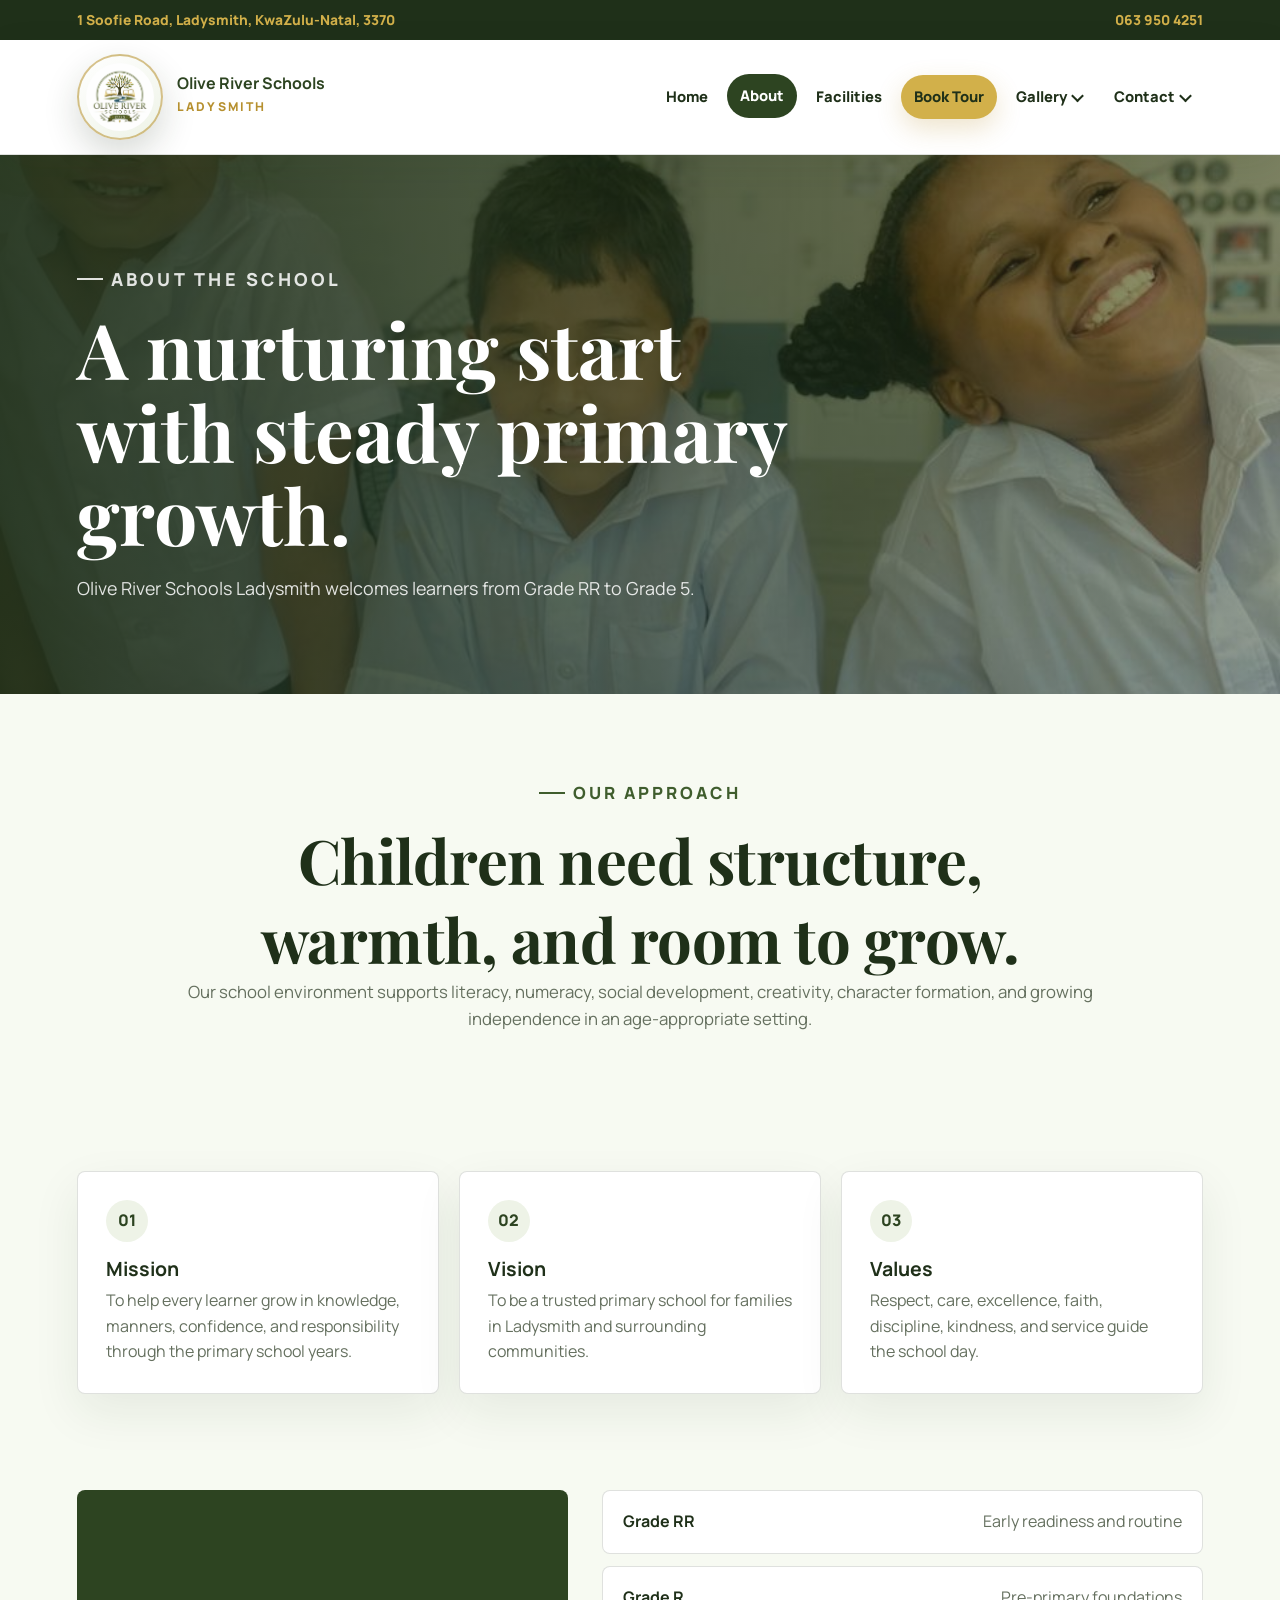
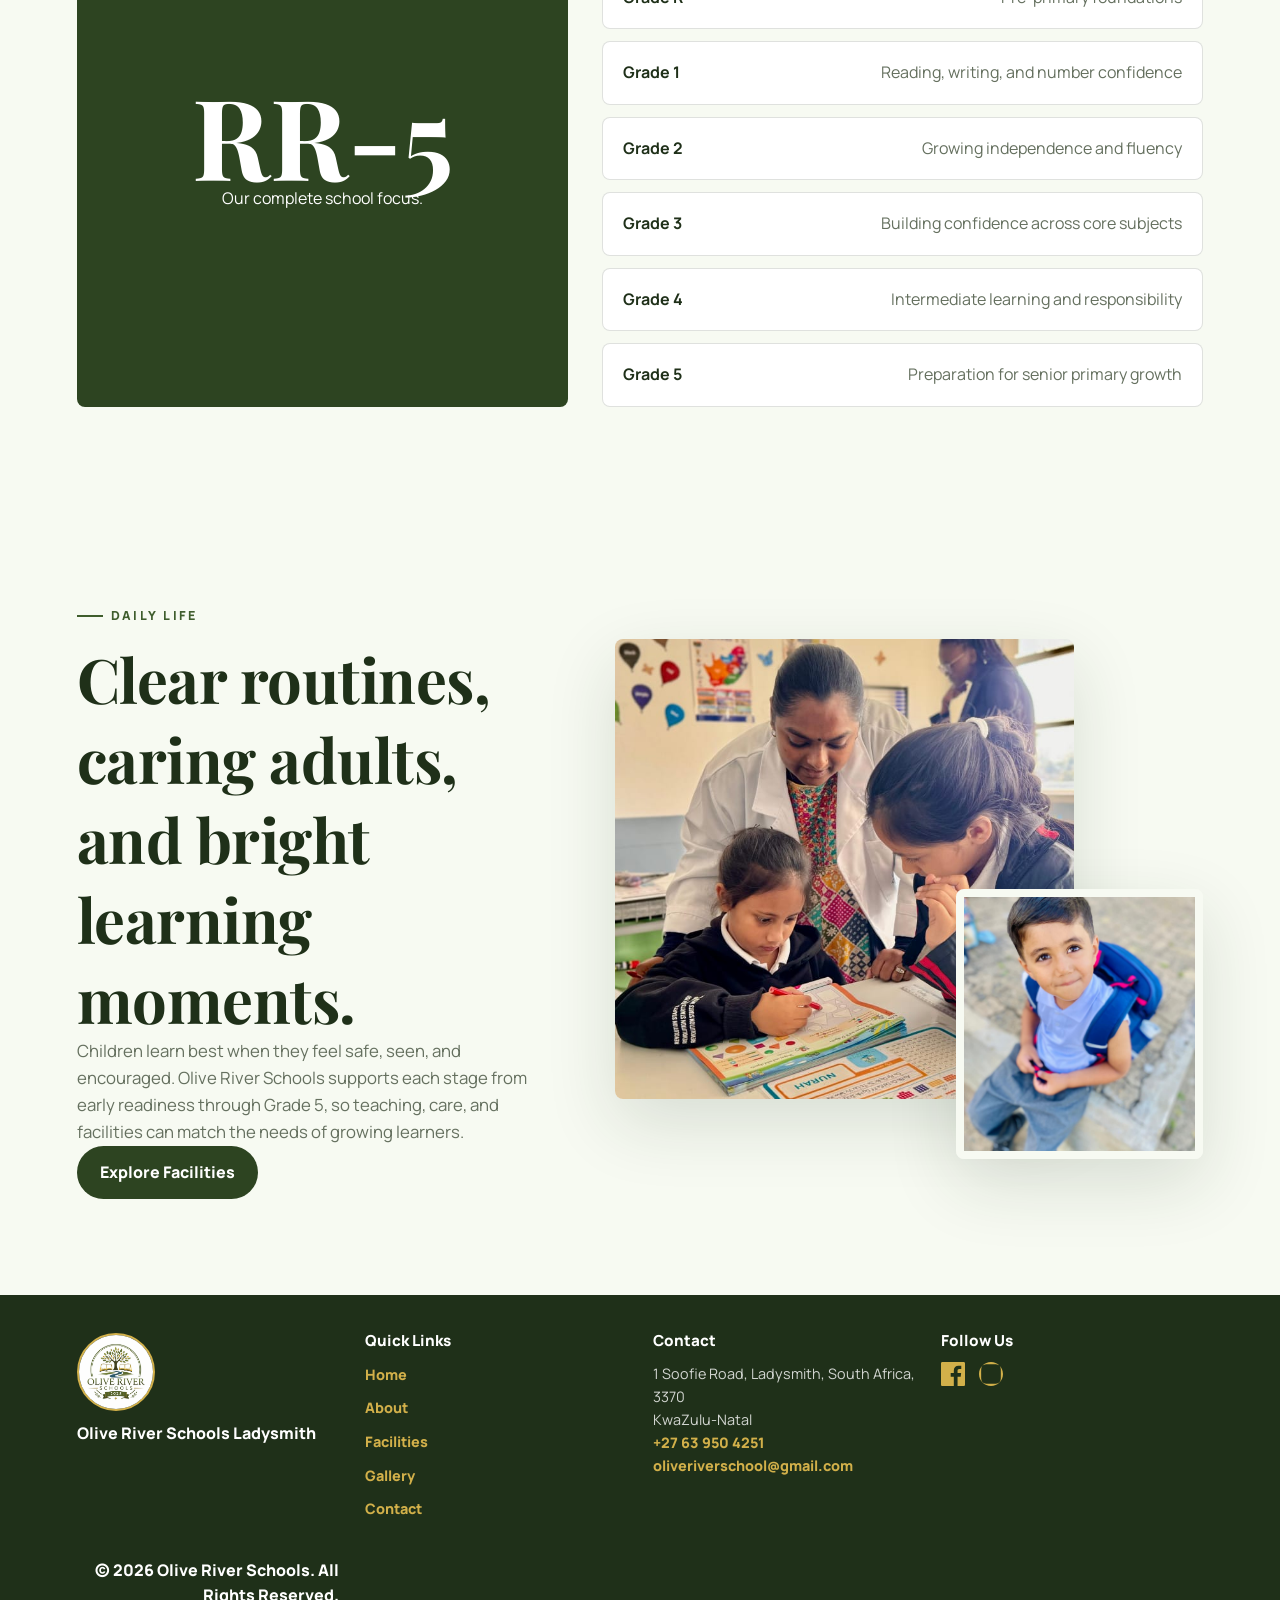
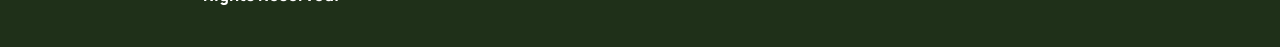
<file: about.html>
<!DOCTYPE html>
<html lang="en">
<head>
<meta charset="UTF-8">
<meta name="viewport" content="width=device-width, initial-scale=1.0">
<title>About | Olive River Schools Ladysmith</title>
<meta name="description" content="Learn about Olive River Schools Ladysmith, a Grade RR to Grade 5 school in KwaZulu-Natal.">
<link rel="preconnect" href="https://fonts.googleapis.com">
<link rel="preconnect" href="https://fonts.gstatic.com" crossorigin>
<link href="https://fonts.googleapis.com/css2?family=Manrope:wght@400;500;600;700;800&family=Playfair+Display:wght@700&display=swap" rel="stylesheet">
<link rel="stylesheet" href="style.css">
<link rel="icon" type="image/jpeg" href="images/Logoo.jpg">
</head>
<body>
<div class="topbar">
    <p>1 Soofie Road, Ladysmith, KwaZulu-Natal, 3370</p>
    <a href="tel:+27639504251">063 950 4251</a>
</div>

<header class="site-header">
    <a class="brand" href="index.html" aria-label="Olive River Schools home">
        <span class="brand-mark"><img src="images/Logoo.jpg" alt="Olive River Schools logo"></span>
        <span class="brand-copy"><strong>Olive River Schools</strong><small>Ladysmith</small></span>
    </a>
    <nav class="main-nav" aria-label="Main navigation">
        <a href="index.html">Home</a>
        <a class="active" href="about.html" aria-current="page">About</a>
        <a href="facilities.html">Facilities</a>
        <a class="nav-tour" href="contact.html#book-tour">Book Tour</a>
        <div class="nav-menu">
            <a class="nav-trigger" href="gallery.html">Gallery</a>
            <div class="nav-dropdown" aria-label="Gallery options">
                <a href="gallery.html#uniform">Uniform</a>
                <a href="gallery.html#classroom">Classroom</a>
                <a href="gallery.html#projects">Projects</a>
                <a href="gallery.html#games">Games</a>
                <a href="gallery.html#celebrations">Celebrations</a>
                <a href="gallery.html#facilities">Facilities</a>
                <a href="gallery.html#values">Values</a>
            </div>
        </div>
        <div class="nav-menu">
            <a class="nav-trigger" href="contact.html">Contact</a>
            <div class="nav-dropdown" aria-label="Contact options">
                <a href="contact.html#career">Career</a>
                <a href="contact.html#enrollment">Enrollment</a>
            </div>
        </div>
    </nav>
</header>

<main>
    <section class="page-hero">
        <img src="images/Kids3.jpeg" alt="Olive River Schools learners smiling in class">
        <div class="page-hero-content">
            <p class="eyebrow">About the school</p>
            <h1>A nurturing start with steady primary growth.</h1>
            <p>Olive River Schools Ladysmith welcomes learners from Grade RR to Grade 5.</p>
        </div>
    </section>

    <section class="page-intro">
        <p class="eyebrow dark">Our approach</p>
        <h1>Children need structure, warmth, and room to grow.</h1>
        <p>Our school environment supports literacy, numeracy, social development, creativity, character formation, and growing independence in an age-appropriate setting.</p>
    </section>

    <section class="section">
        <div class="values-grid">
            <article class="value-card">
                <span>01</span>
                <h3>Mission</h3>
                <p>To help every learner grow in knowledge, manners, confidence, and responsibility through the primary school years.</p>
            </article>
            <article class="value-card">
                <span>02</span>
                <h3>Vision</h3>
                <p>To be a trusted primary school for families in Ladysmith and surrounding communities.</p>
            </article>
            <article class="value-card">
                <span>03</span>
                <h3>Values</h3>
                <p>Respect, care, excellence, faith, discipline, kindness, and service guide the school day.</p>
            </article>
        </div>
    </section>

    <section class="grade-band">
        <div class="grade-card">
            <div>
                <strong>RR-5</strong>
                <p>Our complete school focus.</p>
            </div>
        </div>
        <ul class="grade-list" aria-label="Grades offered">
            <li><strong>Grade RR</strong><span>Early readiness and routine</span></li>
            <li><strong>Grade R</strong><span>Pre-primary foundations</span></li>
            <li><strong>Grade 1</strong><span>Reading, writing, and number confidence</span></li>
            <li><strong>Grade 2</strong><span>Growing independence and fluency</span></li>
            <li><strong>Grade 3</strong><span>Building confidence across core subjects</span></li>
            <li><strong>Grade 4</strong><span>Intermediate learning and responsibility</span></li>
            <li><strong>Grade 5</strong><span>Preparation for senior primary growth</span></li>
        </ul>
    </section>

    <section class="section split">
        <div class="section-copy">
            <p class="eyebrow dark">Daily life</p>
            <h2>Clear routines, caring adults, and bright learning moments.</h2>
            <p>Children learn best when they feel safe, seen, and encouraged. Olive River Schools supports each stage from early readiness through Grade 5, so teaching, care, and facilities can match the needs of growing learners.</p>
            <a class="btn secondary" href="facilities.html">Explore Facilities</a>
        </div>
        <div class="image-stack">
            <img class="image-large" src="images/Kids2.jpeg" alt="Teacher supporting learners during an activity">
            <img class="image-small" src="images/Kids17.jpeg" alt="Young learner smiling outside">
        </div>
    </section>
</main>

<footer class="site-footer">
    <div class="footer-content">
        <div class="footer-brand">
            <img src="images/Logoo.jpg" alt="Olive River Schools logo">
            <p>Olive River Schools Ladysmith</p>
        </div>
        
        <div class="footer-links">
            <h3>Quick Links</h3>
            <ul>
                <li><a href="index.html">Home</a></li>
                <li><a href="about.html">About</a></li>
                <li><a href="facilities.html">Facilities</a></li>
                <li><a href="gallery.html">Gallery</a></li>
                <li><a href="contact.html">Contact</a></li>
            </ul>
        </div>
        
        <address>
            <h3>Contact</h3>
            1 Soofie Road, Ladysmith, South Africa, 3370<br>
            KwaZulu-Natal<br>
            <a href="tel:+27639504251">+27 63 950 4251</a><br>
            <a href="mailto:oliveriverschool@gmail.com">oliveriverschool@gmail.com</a>
        </address>
        
        <div class="footer-socials">
            <h3>Follow Us</h3>
            <div class="social-icons">
                <a href="https://www.facebook.com/olive_river_schools_ladysmith" target="_blank" rel="noopener" aria-label="Follow us on Facebook">
                    <svg width="24" height="24" viewBox="0 0 24 24" fill="currentColor" xmlns="http://www.w3.org/2000/svg">
                        <path d="M22.675 0h-21.35C.597 0 0 .593 0 1.326v21.348C0 23.406.597 24 1.325 24h11.495v-9.294H9.692V11.01h3.128V8.413c0-3.1 1.893-4.788 4.659-4.788 1.325 0 2.463.099 2.794.143v3.24l-1.918.001c-1.504 0-1.794.716-1.794 1.765v2.315h3.587l-.467 3.696h-3.12V24h6.116C23.403 24 24 23.406 24 22.674V1.326C24 .593 23.403 0 22.675 0z"/>
                    </svg>
                </a>
                <a href="https://www.instagram.com/olive_river_schools_ladysmith/" target="_blank" rel="noopener" aria-label="Follow us on Instagram">
                    <svg width="24" height="24" viewBox="0 0 24 24" fill="currentColor" xmlns="http://www.w3.org/2000/svg">
                        <path d="M12 2.163c3.204 0 3.584.012 4.85.07 3.252.148 4.771 1.691 4.919 4.919.058 1.265.069 1.645.069 4.849 0 3.205-.012 3.584-.069 4.849-.149 3.225-1.664 4.771-4.919 4.919-1.266.058-1.644.07-4.85.07-3.204 0-3.584-.012-4.849-.07-3.26-.149-4.771-1.699-4.919-4.92-.058-1.265-.07-1.644-.07-4.849 0-3.204.013-3.583.07-4.849.149-3.227 1.664-4.771 4.919-4.919 1.266-.057 1.645-.069 4.849-.069zM12 0C5.373 0 0 5.373 0 12s5.373 12 12 12 12-5.373 12-12S18.627 0 12 0z"/>
                    </svg>
                </a>
            </div>
        </div>
    </div>
    <p class="copyright">&copy; 2026 Olive River Schools. All Rights Reserved.</p>
</footer>
</body>
</html>
</file>
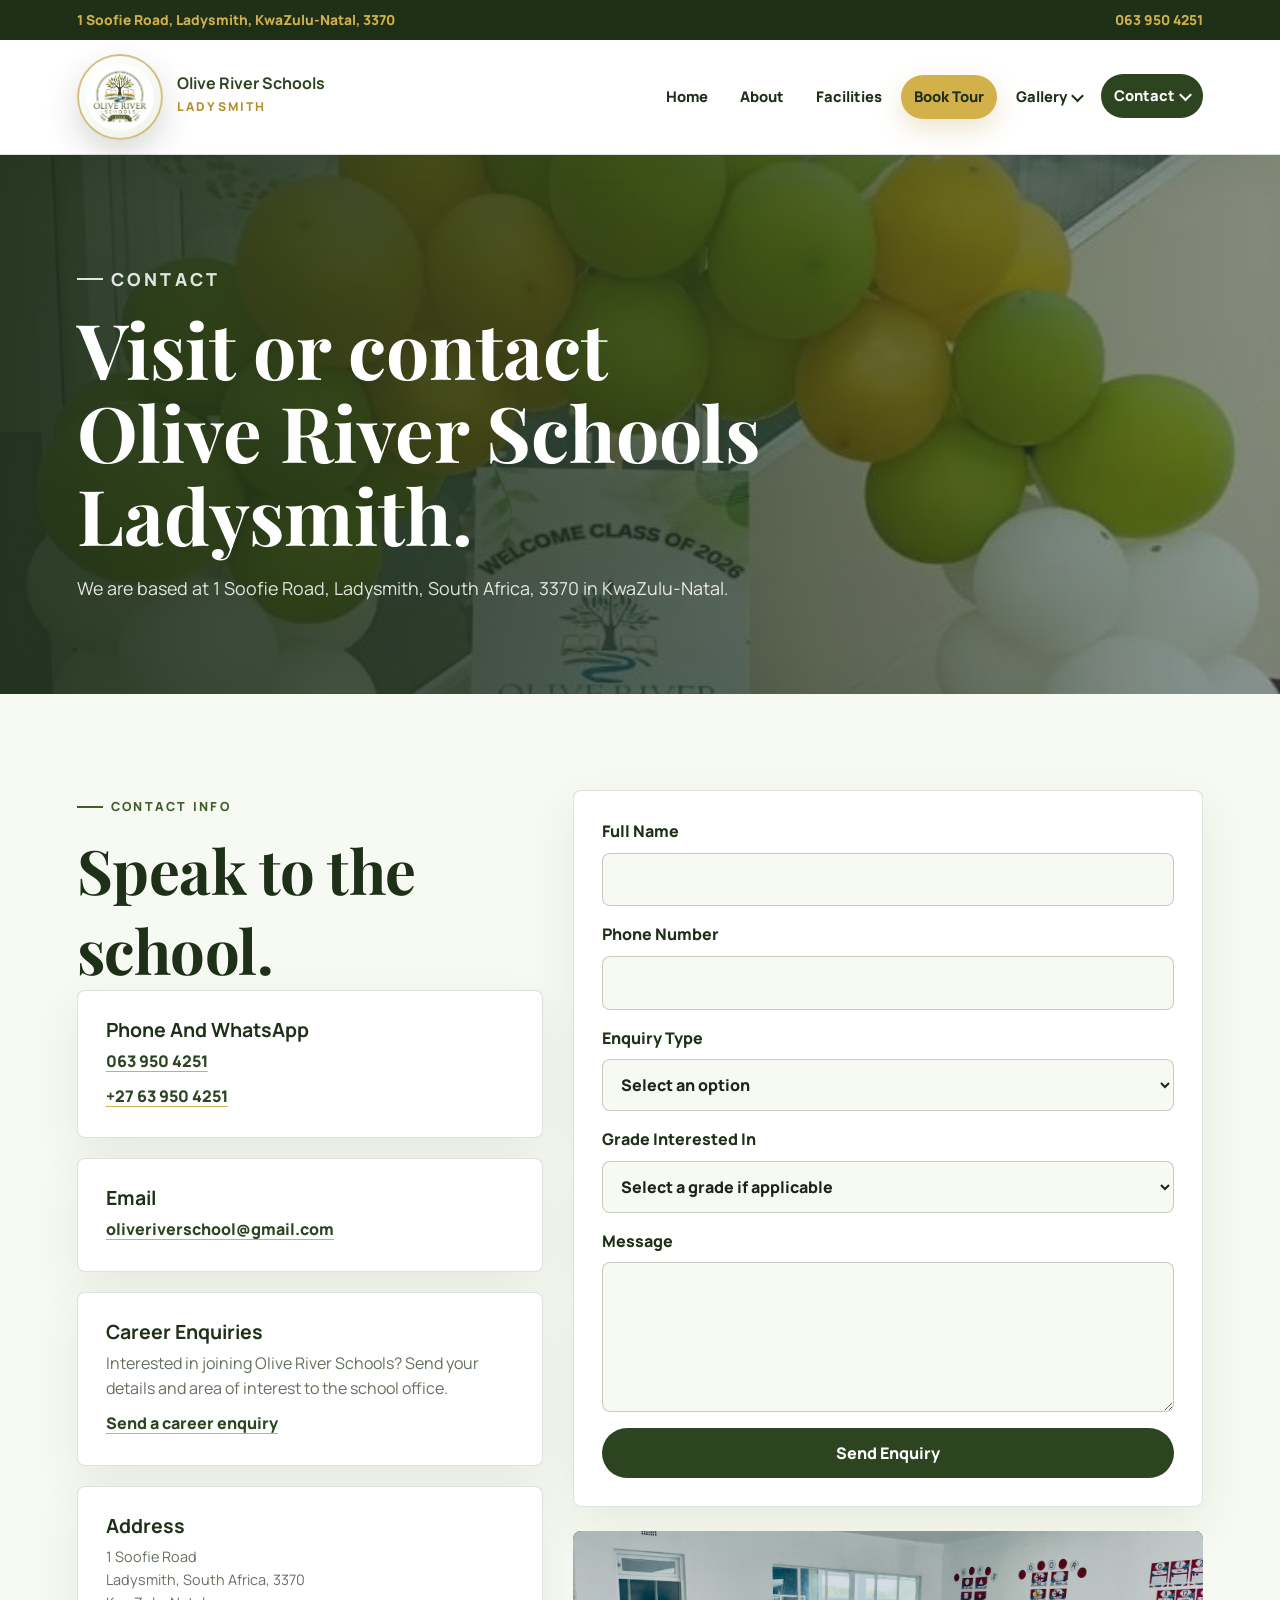
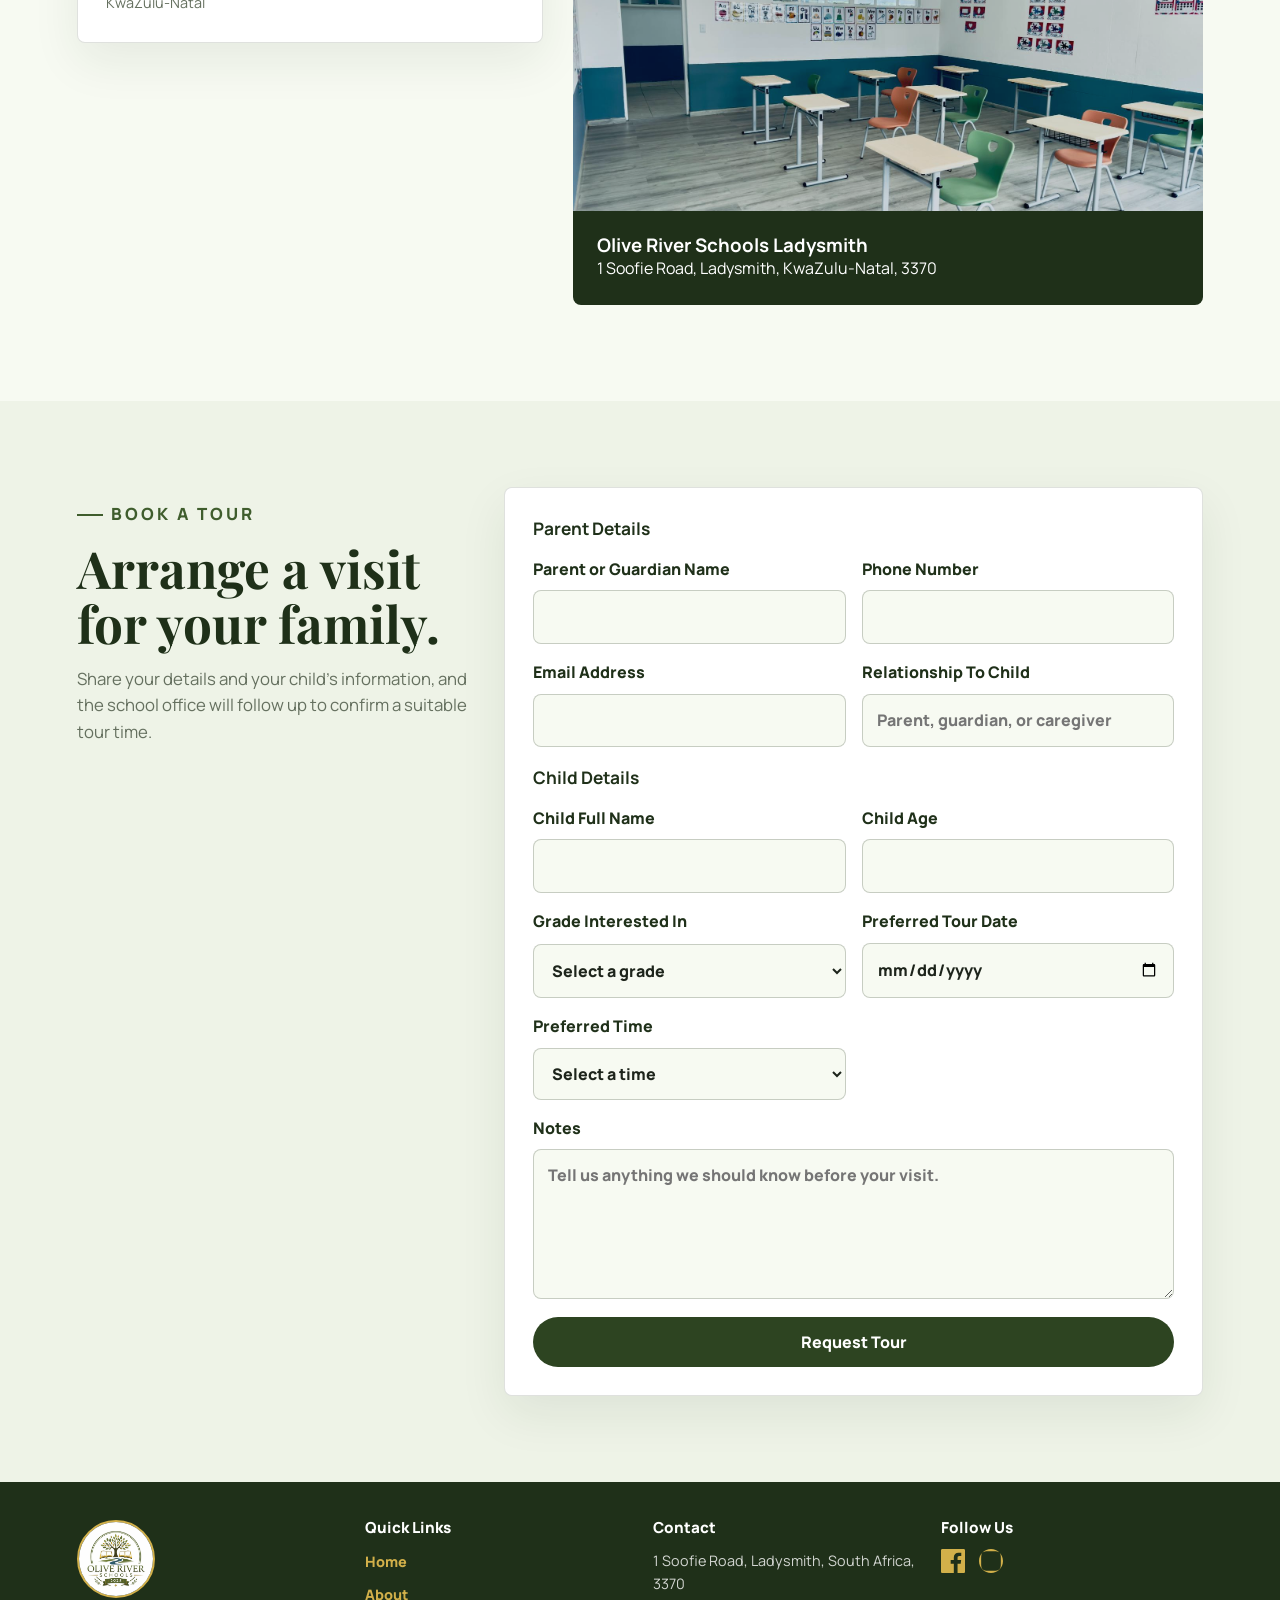
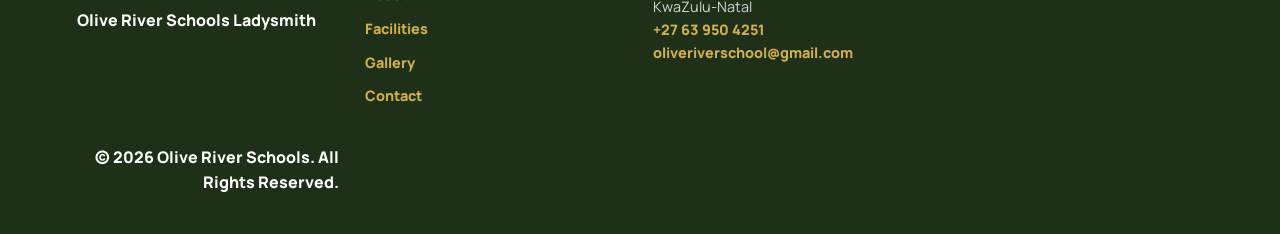
<file: contact.html>
<!DOCTYPE html>
<html lang="en">
<head>
<meta charset="UTF-8">
<meta name="viewport" content="width=device-width, initial-scale=1.0">
<title>Contact | Olive River Schools Ladysmith</title>
<meta name="description" content="Contact Olive River Schools Ladysmith at 1 Soofie Road, Ladysmith, KwaZulu-Natal.">
<link rel="preconnect" href="https://fonts.googleapis.com">
<link rel="preconnect" href="https://fonts.gstatic.com" crossorigin>
<link href="https://fonts.googleapis.com/css2?family=Manrope:wght@400;500;600;700;800&family=Playfair+Display:wght@700&display=swap" rel="stylesheet">
<link rel="stylesheet" href="style.css">
<link rel="icon" type="image/jpeg" href="images/Logoo.jpg">
</head>
<body>
<div class="topbar">
    <p>1 Soofie Road, Ladysmith, KwaZulu-Natal, 3370</p>
    <a href="tel:+27639504251">063 950 4251</a>
</div>

<header class="site-header">
    <a class="brand" href="index.html" aria-label="Olive River Schools home">
        <span class="brand-mark"><img src="images/Logoo.jpg" alt="Olive River Schools logo"></span>
        <span class="brand-copy"><strong>Olive River Schools</strong><small>Ladysmith</small></span>
    </a>
    <nav class="main-nav" aria-label="Main navigation">
        <a href="index.html">Home</a>
        <a href="about.html">About</a>
        <a href="facilities.html">Facilities</a>
        <a class="nav-tour" href="contact.html#book-tour">Book Tour</a>
        <div class="nav-menu">
            <a class="nav-trigger" href="gallery.html">Gallery</a>
            <div class="nav-dropdown" aria-label="Gallery options">
                <a href="gallery.html#uniform">Uniform</a>
                <a href="gallery.html#classroom">Classroom</a>
                <a href="gallery.html#projects">Projects</a>
                <a href="gallery.html#games">Games</a>
                <a href="gallery.html#celebrations">Celebrations</a>
                <a href="gallery.html#facilities">Facilities</a>
                <a href="gallery.html#values">Values</a>
            </div>
        </div>
        <div class="nav-menu">
            <a class="active nav-trigger" href="contact.html" aria-current="page">Contact</a>
            <div class="nav-dropdown" aria-label="Contact options">
                <a href="contact.html#career">Career</a>
                <a href="contact.html#enrollment">Enrollment</a>
            </div>
        </div>
    </nav>
</header>

<main>
    <section class="page-hero">
        <img src="images/School4.jpeg" alt="Olive River Schools entrance">
        <div class="page-hero-content">
            <p class="eyebrow">Contact</p>
            <h1>Visit or contact Olive River Schools Ladysmith.</h1>
            <p>We are based at 1 Soofie Road, Ladysmith, South Africa, 3370 in KwaZulu-Natal.</p>
        </div>
    </section>

    <section class="section contact-layout">
        <div>
            <p class="eyebrow dark">Contact info</p>
            <h2>Speak to the school.</h2>
            <div class="contact-grid">
                <article class="contact-card">
                    <h3>Phone And WhatsApp</h3>
                    <p><a href="tel:+27639504251">063 950 4251</a></p>
                    <p><a href="tel:+27639504251">+27 63 950 4251</a></p>
                </article>
                <article class="contact-card">
                    <h3>Email</h3>
                    <p><a href="mailto:oliveriverschool@gmail.com">oliveriverschool@gmail.com</a></p>
                </article>
                <article class="contact-card" id="career">
                    <h3>Career Enquiries</h3>
                    <p>Interested in joining Olive River Schools? Send your details and area of interest to the school office.</p>
                    <p><a href="mailto:oliveriverschool@gmail.com?subject=Career%20Enquiry">Send a career enquiry</a></p>
                </article>
                <article class="contact-card">
                    <h3>Address</h3>
                    <address>1 Soofie Road<br>Ladysmith, South Africa, 3370<br>KwaZulu-Natal</address>
                </article>
            </div>
        </div>

        <div>
            <form class="contact-form" id="enrollment" action="mailto:oliveriverschool@gmail.com" method="post" enctype="text/plain">
                <label>
                    Full Name
                    <input type="text" name="Full name" autocomplete="name" required>
                </label>
                <label>
                    Phone Number
                    <input type="tel" name="Phone number" autocomplete="tel" required>
                </label>
                <label>
                    Enquiry Type
                    <select name="Enquiry type" required>
                        <option value="">Select an option</option>
                        <option>Enrollment</option>
                        <option>Career</option>
                        <option>General enquiry</option>
                    </select>
                </label>
                <label>
                    Grade Interested In
                    <select name="Grade interested in">
                        <option value="">Select a grade if applicable</option>
                        <option>Not applicable</option>
                        <option>Grade RR</option>
                        <option>Grade R</option>
                        <option>Grade 1</option>
                        <option>Grade 2</option>
                        <option>Grade 3</option>
                        <option>Grade 4</option>
                        <option>Grade 5</option>
                    </select>
                </label>
                <label>
                    Message
                    <textarea name="Message" required></textarea>
                </label>
                <button type="submit">Send Enquiry</button>
            </form>
            <div class="map-card">
                <img src="images/School1.jpeg" alt="Olive River Schools classroom">
                <div>
                    <h3>Olive River Schools Ladysmith</h3>
                    <p>1 Soofie Road, Ladysmith, KwaZulu-Natal, 3370</p>
                </div>
            </div>
        </div>
    </section>

    <section class="tour-section" id="book-tour">
        <div class="tour-inner">
            <div class="tour-copy">
                <p class="eyebrow dark">Book a tour</p>
                <h2>Arrange a visit for your family.</h2>
                <p>Share your details and your child's information, and the school office will follow up to confirm a suitable tour time.</p>
            </div>
            <form class="tour-form" action="mailto:oliveriverschool@gmail.com?subject=Book%20A%20Tour" method="post" enctype="text/plain">
                <h3 class="form-section-title">Parent Details</h3>
                <div class="form-grid">
                    <label>
                        Parent or Guardian Name
                        <input type="text" name="Parent or guardian name" autocomplete="name" required>
                    </label>
                    <label>
                        Phone Number
                        <input type="tel" name="Parent phone number" autocomplete="tel" required>
                    </label>
                    <label>
                        Email Address
                        <input type="email" name="Parent email address" autocomplete="email" required>
                    </label>
                    <label>
                        Relationship To Child
                        <input type="text" name="Relationship to child" placeholder="Parent, guardian, or caregiver">
                    </label>
                </div>

                <h3 class="form-section-title">Child Details</h3>
                <div class="form-grid">
                    <label>
                        Child Full Name
                        <input type="text" name="Child full name" required>
                    </label>
                    <label>
                        Child Age
                        <input type="number" name="Child age" min="3" max="12" required>
                    </label>
                    <label>
                        Grade Interested In
                        <select name="Tour grade interested in" required>
                            <option value="">Select a grade</option>
                            <option>Grade RR</option>
                            <option>Grade R</option>
                            <option>Grade 1</option>
                            <option>Grade 2</option>
                            <option>Grade 3</option>
                            <option>Grade 4</option>
                            <option>Grade 5</option>
                        </select>
                    </label>
                    <label>
                        Preferred Tour Date
                        <input type="date" name="Preferred tour date" required>
                    </label>
                    <label>
                        Preferred Time
                        <select name="Preferred tour time" required>
                            <option value="">Select a time</option>
                            <option>Morning</option>
                            <option>Midday</option>
                            <option>Afternoon</option>
                        </select>
                    </label>
                    <label class="full-field">
                        Notes
                        <textarea name="Tour notes" placeholder="Tell us anything we should know before your visit."></textarea>
                    </label>
                </div>
                <button type="submit">Request Tour</button>
            </form>
        </div>
    </section>
</main>

<footer class="site-footer">
    <div class="footer-content">
        <div class="footer-brand">
            <img src="images/Logoo.jpg" alt="Olive River Schools logo">
            <p>Olive River Schools Ladysmith</p>
        </div>
        
        <div class="footer-links">
            <h3>Quick Links</h3>
            <ul>
                <li><a href="index.html">Home</a></li>
                <li><a href="about.html">About</a></li>
                <li><a href="facilities.html">Facilities</a></li>
                <li><a href="gallery.html">Gallery</a></li>
                <li><a href="contact.html">Contact</a></li>
            </ul>
        </div>
        
        <address>
            <h3>Contact</h3>
            1 Soofie Road, Ladysmith, South Africa, 3370<br>
            KwaZulu-Natal<br>
            <a href="tel:+27639504251">+27 63 950 4251</a><br>
            <a href="mailto:oliveriverschool@gmail.com">oliveriverschool@gmail.com</a>
        </address>
        
        <div class="footer-socials">
            <h3>Follow Us</h3>
            <div class="social-icons">
                <a href="https://www.facebook.com/olive_river_schools_ladysmith" target="_blank" rel="noopener" aria-label="Follow us on Facebook">
                    <svg width="24" height="24" viewBox="0 0 24 24" fill="currentColor" xmlns="http://www.w3.org/2000/svg">
                        <path d="M22.675 0h-21.35C.597 0 0 .593 0 1.326v21.348C0 23.406.597 24 1.325 24h11.495v-9.294H9.692V11.01h3.128V8.413c0-3.1 1.893-4.788 4.659-4.788 1.325 0 2.463.099 2.794.143v3.24l-1.918.001c-1.504 0-1.794.716-1.794 1.765v2.315h3.587l-.467 3.696h-3.12V24h6.116C23.403 24 24 23.406 24 22.674V1.326C24 .593 23.403 0 22.675 0z"/>
                    </svg>
                </a>
                <a href="https://www.instagram.com/olive_river_schools_ladysmith/" target="_blank" rel="noopener" aria-label="Follow us on Instagram">
                    <svg width="24" height="24" viewBox="0 0 24 24" fill="currentColor" xmlns="http://www.w3.org/2000/svg">
                        <path d="M12 2.163c3.204 0 3.584.012 4.85.07 3.252.148 4.771 1.691 4.919 4.919.058 1.265.069 1.645.069 4.849 0 3.205-.012 3.584-.069 4.849-.149 3.225-1.664 4.771-4.919 4.919-1.266.058-1.644.07-4.85.07-3.204 0-3.584-.012-4.849-.07-3.26-.149-4.771-1.699-4.919-4.92-.058-1.265-.07-1.644-.07-4.849 0-3.204.013-3.583.07-4.849.149-3.227 1.664-4.771 4.919-4.919 1.266-.057 1.645-.069 4.849-.069zM12 0C5.373 0 0 5.373 0 12s5.373 12 12 12 12-5.373 12-12S18.627 0 12 0z"/>
                    </svg>
                </a>
            </div>
        </div>
    </div>
    <p class="copyright">&copy; 2026 Olive River Schools. All Rights Reserved.</p>
</footer>
</body>
</html>
</file>
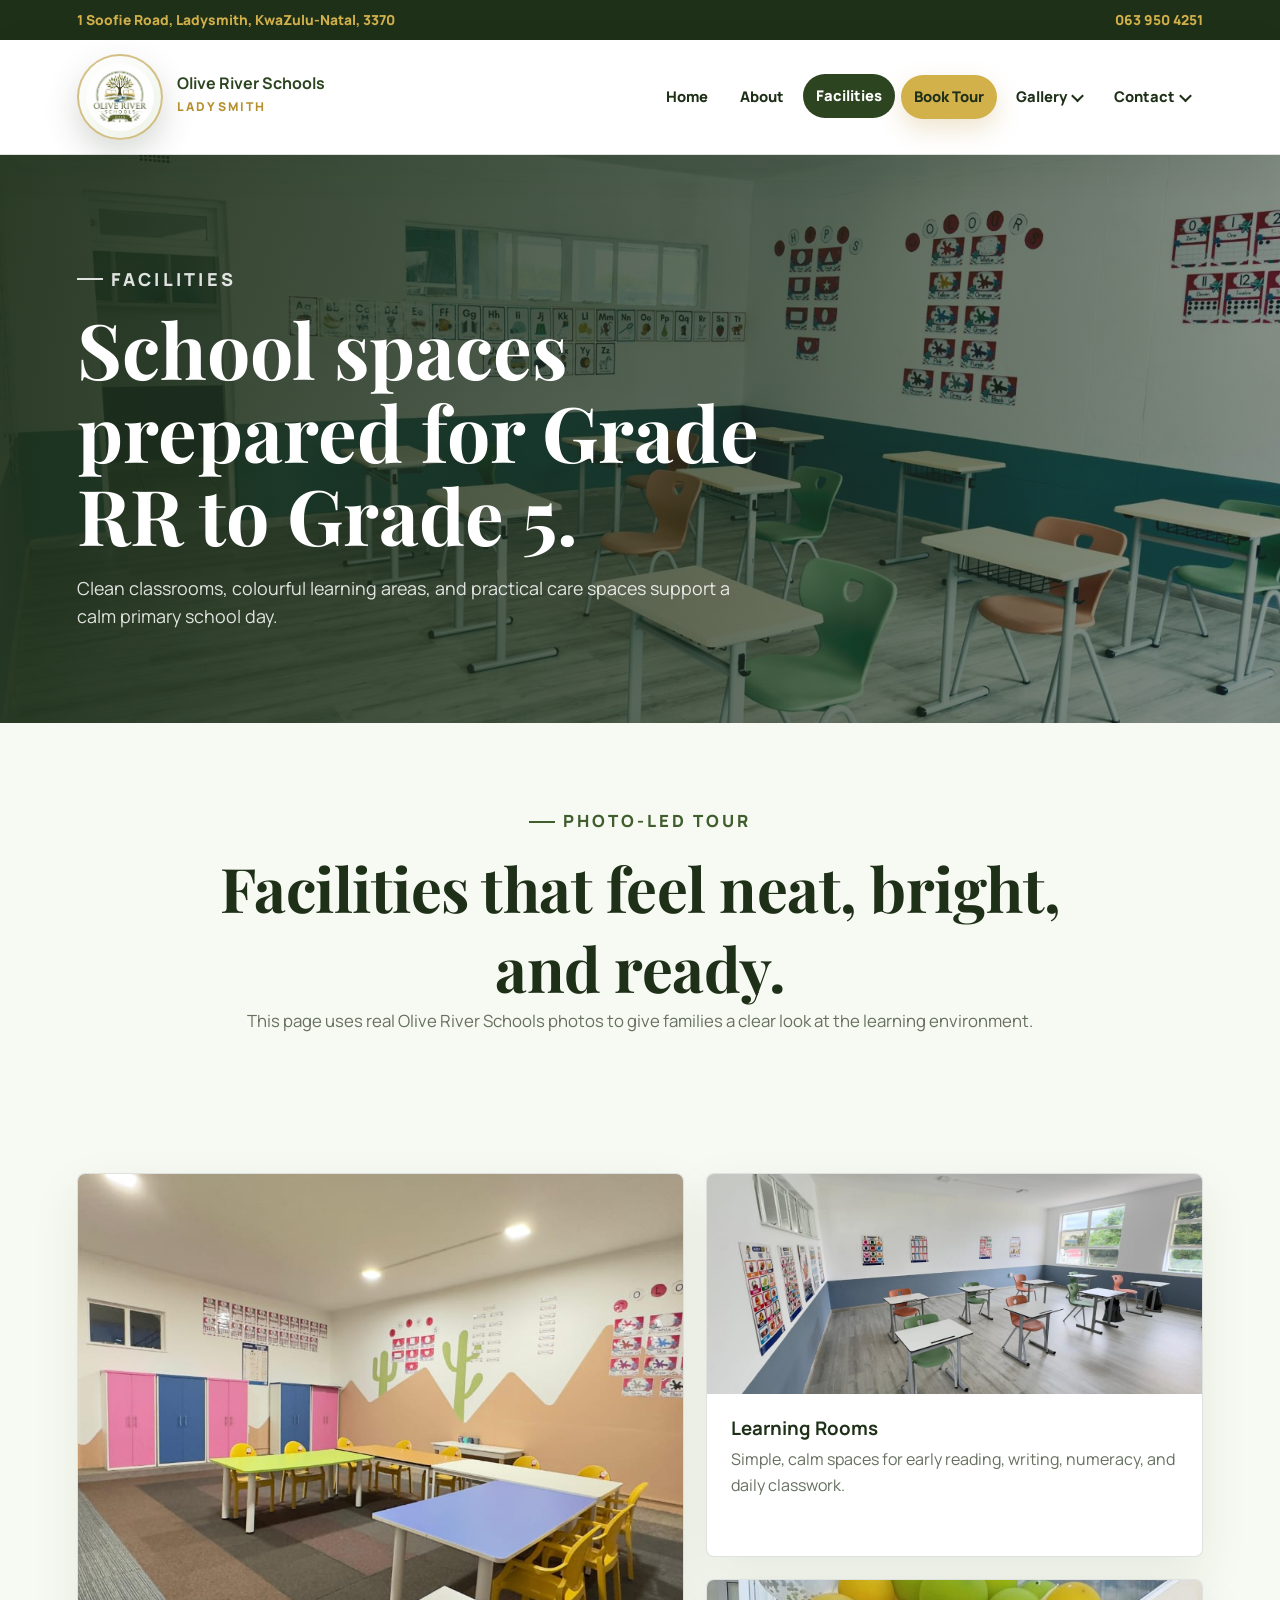
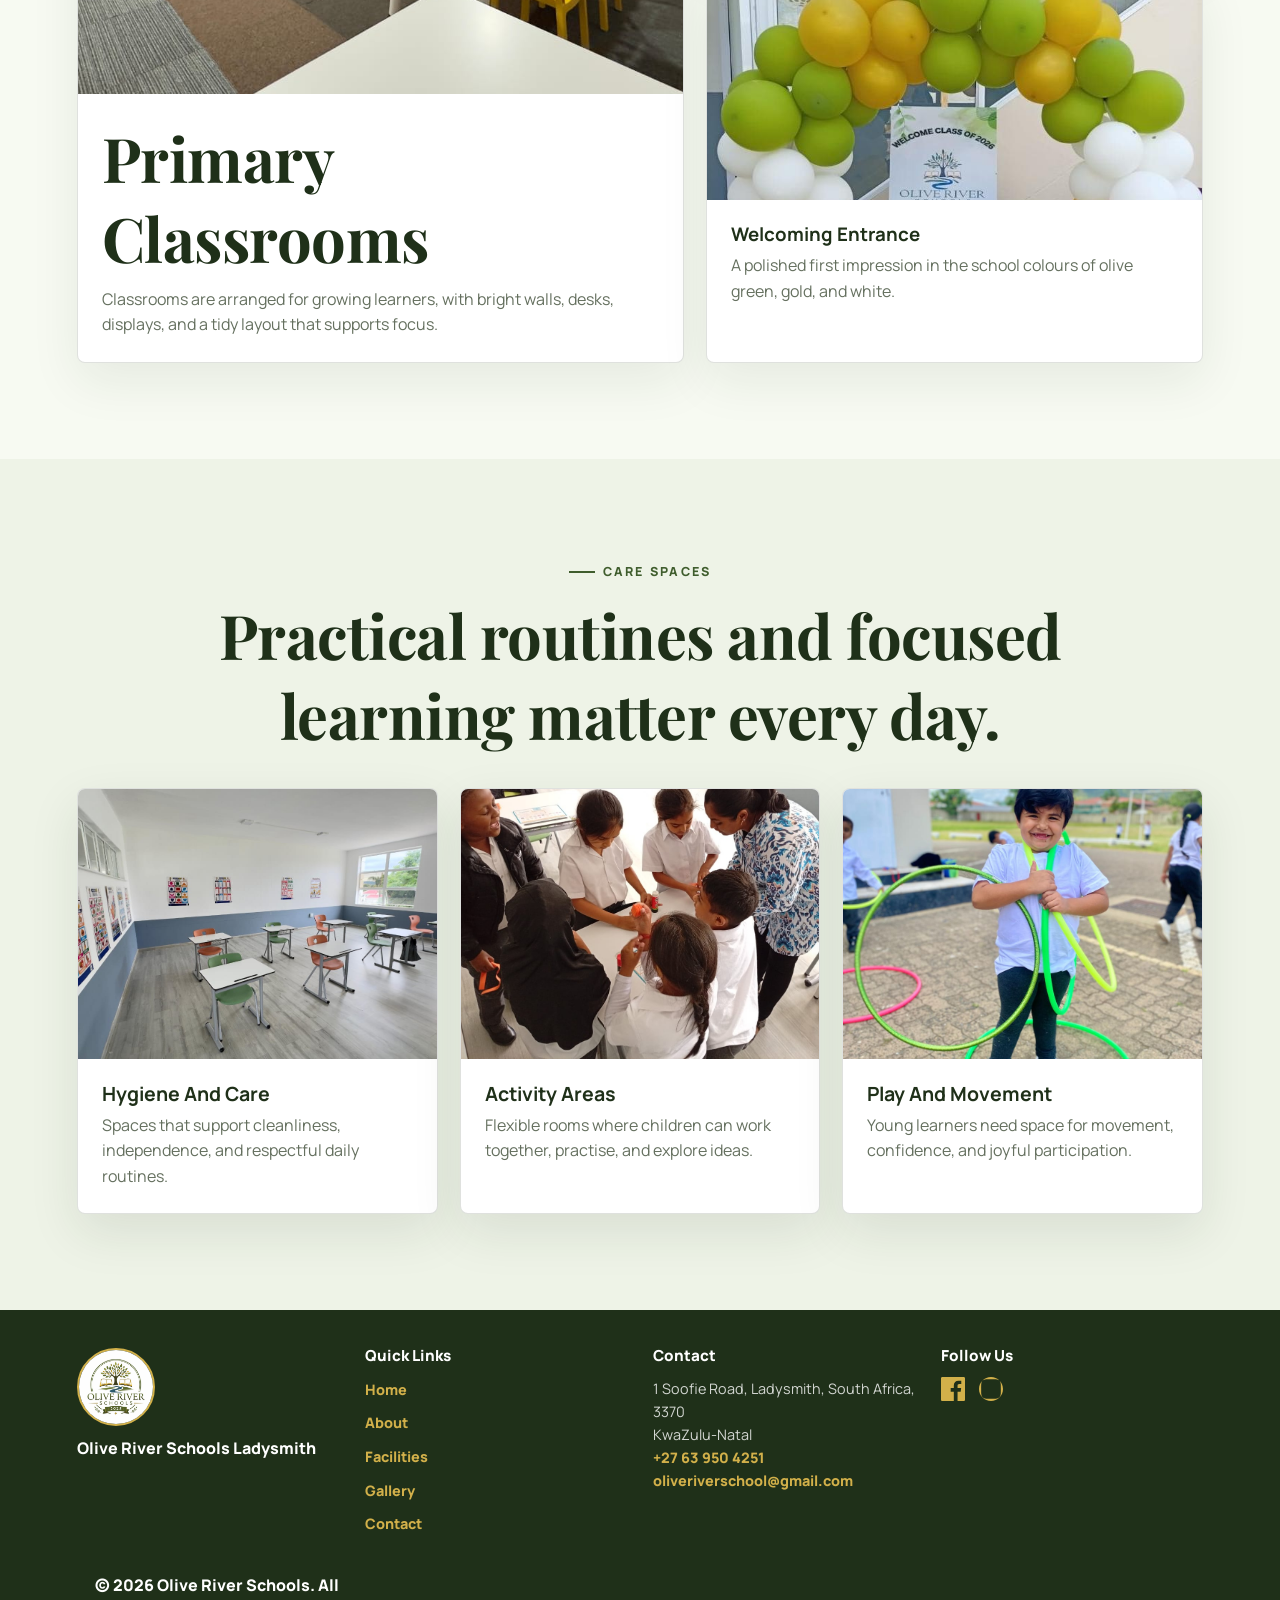
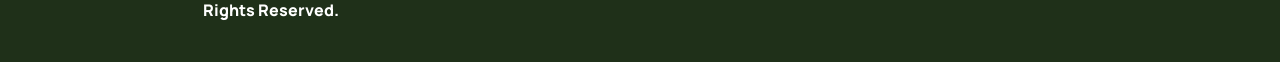
<file: facilities.html>
<!DOCTYPE html>
<html lang="en">
<head>
<meta charset="UTF-8">
<meta name="viewport" content="width=device-width, initial-scale=1.0">
<title>Facilities | Olive River Schools Ladysmith</title>
<meta name="description" content="View the classrooms and school facilities at Olive River Schools Ladysmith.">
<link rel="preconnect" href="https://fonts.googleapis.com">
<link rel="preconnect" href="https://fonts.gstatic.com" crossorigin>
<link href="https://fonts.googleapis.com/css2?family=Manrope:wght@400;500;600;700;800&family=Playfair+Display:wght@700&display=swap" rel="stylesheet">
<link rel="stylesheet" href="style.css">
<link rel="icon" type="image/jpeg" href="images/Logoo.jpg">
</head>
<body>
<div class="topbar">
    <p>1 Soofie Road, Ladysmith, KwaZulu-Natal, 3370</p>
    <a href="tel:+27639504251">063 950 4251</a>
</div>

<header class="site-header">
    <a class="brand" href="index.html" aria-label="Olive River Schools home">
        <span class="brand-mark"><img src="images/Logoo.jpg" alt="Olive River Schools logo"></span>
        <span class="brand-copy"><strong>Olive River Schools</strong><small>Ladysmith</small></span>
    </a>
    <nav class="main-nav" aria-label="Main navigation">
        <a href="index.html">Home</a>
        <a href="about.html">About</a>
        <a class="active" href="facilities.html" aria-current="page">Facilities</a>
        <a class="nav-tour" href="contact.html#book-tour">Book Tour</a>
        <div class="nav-menu">
            <a class="nav-trigger" href="gallery.html">Gallery</a>
            <div class="nav-dropdown" aria-label="Gallery options">
                <a href="gallery.html#uniform">Uniform</a>
                <a href="gallery.html#classroom">Classroom</a>
                <a href="gallery.html#projects">Projects</a>
                <a href="gallery.html#games">Games</a>
                <a href="gallery.html#celebrations">Celebrations</a>
                <a href="gallery.html#facilities">Facilities</a>
                <a href="gallery.html#values">Values</a>
            </div>
        </div>
        <div class="nav-menu">
            <a class="nav-trigger" href="contact.html">Contact</a>
            <div class="nav-dropdown" aria-label="Contact options">
                <a href="contact.html#career">Career</a>
                <a href="contact.html#enrollment">Enrollment</a>
            </div>
        </div>
    </nav>
</header>

<main>
    <section class="page-hero">
        <img src="images/School1.jpeg" alt="Olive River Schools classroom">
        <div class="page-hero-content">
            <p class="eyebrow">Facilities</p>
            <h1>School spaces prepared for Grade RR to Grade 5.</h1>
            <p>Clean classrooms, colourful learning areas, and practical care spaces support a calm primary school day.</p>
        </div>
    </section>

    <section class="page-intro">
        <p class="eyebrow dark">Photo-led tour</p>
        <h1>Facilities that feel neat, bright, and ready.</h1>
        <p>This page uses real Olive River Schools photos to give families a clear look at the learning environment.</p>
    </section>

    <section class="section">
        <div class="facilities-showcase">
            <article class="facility-main">
                <img src="images/School3.jpeg" alt="Colourful Olive River Schools classroom">
                <div>
                    <h2>Primary Classrooms</h2>
                    <p>Classrooms are arranged for growing learners, with bright walls, desks, displays, and a tidy layout that supports focus.</p>
                </div>
            </article>
            <div class="facility-side">
                <article>
                    <img src="images/School2.jpeg" alt="Neat classroom with desks at Olive River Schools">
                    <div>
                        <h3>Learning Rooms</h3>
                        <p>Simple, calm spaces for early reading, writing, numeracy, and daily classwork.</p>
                    </div>
                </article>
                <article>
                    <img src="images/School4.jpeg" alt="Olive River Schools entrance with balloons">
                    <div>
                        <h3>Welcoming Entrance</h3>
                        <p>A polished first impression in the school colours of olive green, gold, and white.</p>
                    </div>
                </article>
            </div>
        </div>
    </section>

    <section class="section muted">
        <div class="section-heading center">
            <p class="eyebrow dark">Care spaces</p>
            <h2>Practical routines and focused learning matter every day.</h2>
        </div>
        <div class="feature-grid">
            <article class="feature-card">
                <img src="images/School2.jpeg" alt="Neat classroom space at Olive River Schools">
                <div>
                    <h3>Hygiene And Care</h3>
                    <p>Spaces that support cleanliness, independence, and respectful daily routines.</p>
                </div>
            </article>
            <article class="feature-card">
                <img src="images/Kids10.jpeg" alt="Learners gathered around a learning activity">
                <div>
                    <h3>Activity Areas</h3>
                    <p>Flexible rooms where children can work together, practise, and explore ideas.</p>
                </div>
            </article>
            <article class="feature-card">
                <img src="images/Kids11.jpeg" alt="Learner playing outdoors with hoops">
                <div>
                    <h3>Play And Movement</h3>
                    <p>Young learners need space for movement, confidence, and joyful participation.</p>
                </div>
            </article>
        </div>
    </section>
</main>

<footer class="site-footer">
    <div class="footer-content">
        <div class="footer-brand">
            <img src="images/Logoo.jpg" alt="Olive River Schools logo">
            <p>Olive River Schools Ladysmith</p>
        </div>
        
        <div class="footer-links">
            <h3>Quick Links</h3>
            <ul>
                <li><a href="index.html">Home</a></li>
                <li><a href="about.html">About</a></li>
                <li><a href="facilities.html">Facilities</a></li>
                <li><a href="gallery.html">Gallery</a></li>
                <li><a href="contact.html">Contact</a></li>
            </ul>
        </div>
        
        <address>
            <h3>Contact</h3>
            1 Soofie Road, Ladysmith, South Africa, 3370<br>
            KwaZulu-Natal<br>
            <a href="tel:+27639504251">+27 63 950 4251</a><br>
            <a href="mailto:oliveriverschool@gmail.com">oliveriverschool@gmail.com</a>
        </address>
        
        <div class="footer-socials">
            <h3>Follow Us</h3>
            <div class="social-icons">
                <a href="https://www.facebook.com/olive_river_schools_ladysmith" target="_blank" rel="noopener" aria-label="Follow us on Facebook">
                    <svg width="24" height="24" viewBox="0 0 24 24" fill="currentColor" xmlns="http://www.w3.org/2000/svg">
                        <path d="M22.675 0h-21.35C.597 0 0 .593 0 1.326v21.348C0 23.406.597 24 1.325 24h11.495v-9.294H9.692V11.01h3.128V8.413c0-3.1 1.893-4.788 4.659-4.788 1.325 0 2.463.099 2.794.143v3.24l-1.918.001c-1.504 0-1.794.716-1.794 1.765v2.315h3.587l-.467 3.696h-3.12V24h6.116C23.403 24 24 23.406 24 22.674V1.326C24 .593 23.403 0 22.675 0z"/>
                    </svg>
                </a>
                <a href="https://www.instagram.com/olive_river_schools_ladysmith/" target="_blank" rel="noopener" aria-label="Follow us on Instagram">
                    <svg width="24" height="24" viewBox="0 0 24 24" fill="currentColor" xmlns="http://www.w3.org/2000/svg">
                        <path d="M12 2.163c3.204 0 3.584.012 4.85.07 3.252.148 4.771 1.691 4.919 4.919.058 1.265.069 1.645.069 4.849 0 3.205-.012 3.584-.069 4.849-.149 3.225-1.664 4.771-4.919 4.919-1.266.058-1.644.07-4.85.07-3.204 0-3.584-.012-4.849-.07-3.26-.149-4.771-1.699-4.919-4.92-.058-1.265-.07-1.644-.07-4.849 0-3.204.013-3.583.07-4.849.149-3.227 1.664-4.771 4.919-4.919 1.266-.057 1.645-.069 4.849-.069zM12 0C5.373 0 0 5.373 0 12s5.373 12 12 12 12-5.373 12-12S18.627 0 12 0z"/>
                    </svg>
                </a>
            </div>
        </div>
    </div>
    <p class="copyright">&copy; 2026 Olive River Schools. All Rights Reserved.</p>
</footer>
</body>
</html>
</file>
<file: style.css>
:root {
    --olive-900: #1f3019;
    --olive-800: #2d4421;
    --olive-700: #3f5d2d;
    --olive-500: #6f873e;
    --sage-100: #eef3e7;
    --sage-50: #f7faf2;
    --gold-600: #b6902f;
    --gold-500: #d2b04a;
    --ink: #1d241b;
    --muted: #65705f;
    --line: rgba(31, 48, 25, 0.14);
    --white: #ffffff;
    --shadow: 0 24px 70px rgba(31, 48, 25, 0.14);
    --radius: 8px;
}

* {
    margin: 0;
    padding: 0;
    box-sizing: border-box;
}

html {
    scroll-behavior: smooth;
    max-width: 100%;
    overflow-x: hidden;
}

body {
    background: var(--sage-50);
    color: var(--ink);
    font-family: "Manrope", Arial, sans-serif;
    line-height: 1.6;
    max-width: 100%;
    overflow-x: hidden;
}

img {
    display: block;
    max-width: 100%;
}

.site-header,
.site-footer,
main,
section {
    max-width: 100%;
}

a {
    color: inherit;
}

.topbar {
    display: flex;
    justify-content: space-between;
    align-items: center;
    gap: 18px;
    padding: 9px 6vw;
    background: var(--olive-900);
    color: rgba(255, 255, 255, 0.86);
    font-size: 0.86rem;
}

.topbar-right {
    display: flex;
    align-items: center;
    gap: 18px;
}

.topbar a {
    color: var(--gold-500);
    font-weight: 800;
    text-decoration: none;
}

.instagram-link {
    display: flex;
    align-items: center;
    justify-content: center;
    color: var(--gold-500);
    transition: opacity 180ms ease;
}

.instagram-link:hover {
    opacity: 0.8;
}

.facebook-link {
    display: flex;
    align-items: center;
    justify-content: center;
    color: var(--gold-500);
    transition: opacity 180ms ease;
}

.facebook-link:hover {
    opacity: 0.8;
}

.topbar p {
    color: var(--gold-500);
    font-weight: 800;
}

.site-header {
    position: sticky;
    top: 0;
    z-index: 10;
    display: flex;
    align-items: center;
    justify-content: space-between;
    gap: 28px;
    padding: 14px 6vw;
    background: rgba(255, 255, 255, 0.94);
    border-bottom: 1px solid var(--line);
    box-shadow: 0 12px 38px rgba(31, 48, 25, 0.08);
    backdrop-filter: blur(18px);
}

.brand {
    display: flex;
    align-items: center;
    gap: 14px;
    text-decoration: none;
    min-width: max-content;
}

.brand-mark {
    width: 86px;
    height: 86px;
    display: grid;
    place-items: center;
    padding: 7px;
    background: linear-gradient(145deg, var(--white), var(--sage-100));
    border: 2px solid rgba(182, 144, 47, 0.55);
    border-radius: 50%;
    box-shadow: 0 14px 34px rgba(31, 48, 25, 0.18);
}

.brand-mark img {
    width: 100%;
    height: 100%;
    border-radius: 50%;
    object-fit: cover;
}

.brand-copy strong,
.footer-brand strong {
    display: block;
    color: var(--olive-800);
    font-size: 1rem;
    letter-spacing: 0;
    line-height: 1.1;
}

.brand-copy small {
    color: var(--gold-600);
    font-size: 0.76rem;
    font-weight: 800;
    letter-spacing: 0.18em;
    text-transform: uppercase;
}

.main-nav {
    display: flex;
    align-items: center;
    justify-content: flex-end;
    gap: 6px;
    flex-wrap: wrap;
}

.nav-menu {
    position: relative;
    display: inline-flex;
}

.main-nav a {
    padding: 10px 13px;
    border-radius: 999px;
    color: var(--olive-900);
    font-size: 0.92rem;
    font-weight: 800;
    text-decoration: none;
    transition: background 180ms ease, color 180ms ease, transform 180ms ease;
}

.nav-trigger {
    padding-right: 28px !important;
    position: relative;
}

.nav-trigger::after {
    content: "";
    position: absolute;
    right: 13px;
    top: 50%;
    width: 7px;
    height: 7px;
    border-right: 2px solid currentColor;
    border-bottom: 2px solid currentColor;
    transform: translateY(-62%) rotate(45deg);
}

.nav-dropdown {
    position: absolute;
    top: calc(100% + 8px);
    right: 0;
    z-index: 20;
    display: grid;
    min-width: 174px;
    gap: 6px;
    padding: 8px;
    border: 1px solid var(--line);
    border-radius: var(--radius);
    background: rgba(255, 255, 255, 0.98);
    box-shadow: 0 18px 46px rgba(31, 48, 25, 0.16);
    opacity: 0;
    visibility: hidden;
    transform: translateY(6px);
    transition: opacity 180ms ease, transform 180ms ease, visibility 180ms ease;
}

.nav-menu:hover .nav-dropdown,
.nav-menu:focus-within .nav-dropdown {
    opacity: 1;
    visibility: visible;
    transform: translateY(0);
}

.main-nav .nav-dropdown a {
    justify-content: flex-start;
    padding: 10px 12px;
    border-radius: 6px;
    background: transparent;
    color: var(--olive-900);
    font-size: 0.86rem;
    white-space: nowrap;
    transform: none;
}

.main-nav .nav-dropdown a:hover,
.main-nav .nav-dropdown a:focus {
    background: var(--sage-100);
    color: var(--olive-900);
    transform: none;
}

.main-nav a:hover,
.main-nav a.active {
    background: var(--olive-800);
    color: var(--white);
    transform: translateY(-1px);
}

.main-nav a.nav-tour {
    background: var(--gold-500);
    color: var(--olive-900);
    box-shadow: 0 10px 26px rgba(182, 144, 47, 0.24);
}

.main-nav a.nav-tour:hover,
.main-nav a.nav-tour:focus {
    background: var(--olive-800);
    color: var(--white);
}

.hero {
    position: relative;
    min-height: min(72svh, 690px);
    display: grid;
    align-items: end;
    overflow: hidden;
    isolation: isolate;
    background: var(--olive-900);
}

.hero-media {
    position: absolute;
    inset: 0;
    z-index: -2;
}

.hero-media img {
    width: 100%;
    height: 100%;
    object-fit: cover;
    object-position: center;
}

.hero::before {
    content: "";
    position: absolute;
    inset: 0;
    z-index: -1;
    background:
        linear-gradient(90deg, rgba(31, 48, 25, 0.92), rgba(31, 48, 25, 0.64) 42%, rgba(31, 48, 25, 0.18)),
        linear-gradient(0deg, rgba(31, 48, 25, 0.88), transparent 44%);
}

.hero-content {
    width: min(760px, 88vw);
    padding: 74px 6vw 82px;
    color: var(--white);
}

.eyebrow {
    display: inline-flex;
    align-items: center;
    gap: 8px;
    margin-bottom: 13px;
    color: var(--gold-500);
    font-size: 0.78rem;
    font-weight: 900;
    letter-spacing: 0.18em;
    text-transform: uppercase;
}

.eyebrow::before {
    content: "";
    width: 26px;
    height: 2px;
    background: currentColor;
}

.eyebrow.dark {
    color: var(--olive-700);
}

h1,
h2,
h3 {
    line-height: 1.08;
    letter-spacing: 0;
}

h1 {
    max-width: 720px;
    font-family: "Playfair Display", Georgia, serif;
    font-size: clamp(3.1rem, 7vw, 6.6rem);
}

.hero-lede {
    max-width: 640px;
    margin-top: 20px;
    color: rgba(255, 255, 255, 0.9);
    font-size: clamp(1.04rem, 2vw, 1.32rem);
}

.hero-actions,
.button-row {
    display: flex;
    flex-wrap: wrap;
    gap: 13px;
    margin-top: 30px;
}

.btn {
    display: inline-flex;
    align-items: center;
    justify-content: center;
    min-height: 48px;
    padding: 13px 22px;
    border: 1px solid transparent;
    border-radius: 999px;
    font-weight: 900;
    text-decoration: none;
    transition: transform 180ms ease, box-shadow 180ms ease, background 180ms ease;
}

.btn:hover {
    transform: translateY(-2px);
}

.btn.primary {
    background: var(--gold-500);
    color: var(--olive-900);
    box-shadow: 0 16px 42px rgba(0, 0, 0, 0.22);
}

.btn.ghost {
    border-color: rgba(255, 255, 255, 0.5);
    color: var(--white);
}

.btn.secondary {
    background: var(--olive-800);
    color: var(--white);
}

.btn.light {
    background: var(--white);
    color: var(--olive-900);
}

.intro-band {
    padding: 0 6vw;
    background: var(--olive-900);
}

.intro-grid {
    display: grid;
    grid-template-columns: repeat(3, 1fr);
    gap: 1px;
    width: min(1180px, 100%);
    margin: 0 auto;
    background: rgba(255, 255, 255, 0.18);
    border-left: 1px solid rgba(255, 255, 255, 0.18);
    border-right: 1px solid rgba(255, 255, 255, 0.18);
}

.intro-grid article {
    padding: 30px;
    background: var(--olive-900);
    color: var(--white);
}

.intro-grid span {
    color: var(--gold-500);
    font-weight: 900;
}

.intro-grid h2 {
    margin: 8px 0 8px;
    font-size: 1.25rem;
}

.intro-grid p {
    color: rgba(255, 255, 255, 0.78);
}

.section {
    width: min(1180px, 88vw);
    margin: 0 auto;
    padding: 96px 0;
}

.section.muted {
    width: 100%;
    max-width: none;
    padding: 96px 6vw;
    background: var(--sage-100);
}

.section-heading {
    width: min(1180px, 100%);
    margin: 0 auto 34px;
}

.section-heading.center {
    text-align: center;
}

.section h2,
.page-intro h1,
.cta-band h2 {
    color: var(--olive-900);
    font-family: "Playfair Display", Georgia, serif;
    font-size: clamp(2.35rem, 4.8vw, 4.65rem);
    max-width: 850px;
    margin-left: auto;
    margin-right: auto;
    line-height: 1.3;
    letter-spacing: -0.5px;
}

.section-copy p:not(.eyebrow),
.page-intro p,
.lead {
    color: var(--muted);
    font-size: 1.05rem;
}

.split {
    display: grid;
    grid-template-columns: minmax(0, 0.88fr) minmax(320px, 1.12fr);
    gap: clamp(36px, 6vw, 78px);
    align-items: center;
}

.split.reverse {
    grid-template-columns: minmax(320px, 1.12fr) minmax(0, 0.88fr);
}

.split.reverse .section-copy {
    order: 2;
}

.text-link {
    display: inline-flex;
    margin-top: 24px;
    color: var(--olive-800);
    font-weight: 900;
    text-decoration-color: var(--gold-500);
    text-decoration-thickness: 2px;
    text-underline-offset: 6px;
}

.image-stack {
    position: relative;
    min-height: 520px;
}

.image-stack img {
    object-fit: cover;
    border-radius: var(--radius);
    box-shadow: var(--shadow);
}

.image-large {
    width: 78%;
    height: 460px;
}

.image-small {
    position: absolute;
    right: 0;
    bottom: 0;
    width: 42%;
    height: 270px;
    border: 8px solid var(--sage-50);
}

.feature-grid {
    display: grid;
    grid-template-columns: repeat(3, minmax(0, 1fr));
    gap: 22px;
    width: min(1180px, 100%);
    margin: 0 auto;
}

.feature-card {
    overflow: hidden;
    background: var(--white);
    border: 1px solid var(--line);
    border-radius: var(--radius);
    box-shadow: 0 18px 50px rgba(31, 48, 25, 0.1);
    text-decoration: none;
}

.feature-card img {
    width: 100%;
    aspect-ratio: 4 / 3;
    object-fit: cover;
}

.feature-card div {
    padding: 24px;
}

.feature-card h3,
.value-card h3,
.step-card h3,
.contact-card h3 {
    color: var(--olive-900);
    font-size: 1.22rem;
}

.feature-card p,
.value-card p,
.step-card p,
.contact-card p,
.contact-card address {
    margin-top: 9px;
    color: var(--muted);
}

.mosaic {
    display: grid;
    grid-template-columns: repeat(2, 1fr);
    gap: 14px;
}

.mosaic img {
    width: 100%;
    aspect-ratio: 1 / 1;
    object-fit: cover;
    border-radius: var(--radius);
    box-shadow: 0 16px 38px rgba(31, 48, 25, 0.1);
}

.mosaic img:nth-child(2),
.mosaic img:nth-child(3) {
    aspect-ratio: 4 / 3;
}

.cta-band {
    display: flex;
    align-items: center;
    justify-content: space-between;
    gap: 28px;
    padding: 58px 6vw;
    background:
        linear-gradient(135deg, rgba(31, 48, 25, 0.96), rgba(63, 93, 45, 0.96)),
        url("images/School1.jpeg") center / cover;
    color: var(--white);
}

.cta-band h2 {
    max-width: 860px;
    color: var(--white);
    font-size: clamp(2rem, 4vw, 3.5rem);
}

.page-hero {
    position: relative;
    display: grid;
    min-height: 420px;
    padding: 92px 6vw;
    overflow: hidden;
    align-items: end;
    background: var(--olive-900);
    color: var(--white);
    isolation: isolate;
}

.page-hero img {
    position: absolute;
    inset: 0;
    z-index: -2;
    width: 100%;
    height: 100%;
    object-fit: cover;
}

.page-hero::after {
    content: "";
    position: absolute;
    inset: 0;
    z-index: -1;
    background: linear-gradient(90deg, rgba(31, 48, 25, 0.93), rgba(31, 48, 25, 0.48));
}

.page-hero-content {
    width: min(850px, 100%);
}

.page-hero h1 {
    font-size: clamp(2.8rem, 6vw, 5.4rem);
}

.page-hero p {
    max-width: 680px;
    margin-top: 18px;
    color: rgba(255, 255, 255, 0.86);
    font-size: 1.12rem;
}

.page-intro {
    width: min(980px, 88vw);
    margin: 0 auto;
    padding: 82px 0 42px;
    text-align: center;
}

.values-grid,
.steps-grid,
.contact-grid {
    display: grid;
    grid-template-columns: repeat(3, minmax(0, 1fr));
    gap: 20px;
}

.value-card,
.step-card,
.contact-card {
    padding: 28px;
    background: var(--white);
    border: 1px solid var(--line);
    border-radius: var(--radius);
    box-shadow: 0 18px 48px rgba(31, 48, 25, 0.08);
}

.value-card span,
.step-card span {
    display: inline-grid;
    place-items: center;
    width: 42px;
    height: 42px;
    margin-bottom: 16px;
    border-radius: 50%;
    background: var(--sage-100);
    color: var(--olive-800);
    font-weight: 900;
}

.grade-band {
    display: grid;
    grid-template-columns: 0.9fr 1.1fr;
    gap: 34px;
    align-items: stretch;
    width: min(1180px, 88vw);
    margin: 0 auto 96px;
}

.grade-card {
    display: grid;
    place-items: center;
    min-height: 320px;
    padding: 36px;
    background: var(--olive-800);
    border-radius: var(--radius);
    color: var(--white);
    text-align: center;
}

.grade-card strong {
    display: block;
    font-family: "Playfair Display", Georgia, serif;
    font-size: clamp(3rem, 9vw, 7rem);
    line-height: 0.9;
}

.grade-list {
    display: grid;
    gap: 12px;
}

.grade-list li {
    display: flex;
    justify-content: space-between;
    gap: 20px;
    padding: 18px 20px;
    background: var(--white);
    border: 1px solid var(--line);
    border-radius: var(--radius);
    color: var(--muted);
    list-style: none;
}

.grade-list strong {
    color: var(--olive-900);
}

.facilities-showcase {
    display: grid;
    grid-template-columns: 1.1fr 0.9fr;
    gap: 22px;
}

.facility-main,
.facility-side article {
    overflow: hidden;
    background: var(--white);
    border: 1px solid var(--line);
    border-radius: var(--radius);
    box-shadow: 0 18px 50px rgba(31, 48, 25, 0.08);
}

.facility-main img {
    width: 100%;
    height: 520px;
    object-fit: cover;
}

.facility-side {
    display: grid;
    gap: 22px;
}

.facility-side img {
    width: 100%;
    height: 220px;
    object-fit: cover;
}

.facility-main div,
.facility-side div {
    padding: 24px;
}

.facility-main h2,
.facility-side h3 {
    color: var(--olive-900);
}

.facility-main p,
.facility-side p {
    margin-top: 9px;
    color: var(--muted);
}

.gallery-category {
    padding: 68px 0;
}

.gallery-category:nth-child(even) {
    background: var(--sage-100);
}

.gallery-inner {
    width: min(1180px, 88vw);
    margin: 0 auto;
}

.gallery-title {
    display: flex;
    align-items: end;
    justify-content: space-between;
    gap: 24px;
    margin-bottom: 24px;
}

.gallery-title h2 {
    color: var(--olive-900);
    font-family: "Playfair Display", Georgia, serif;
    font-size: clamp(2rem, 4vw, 3.6rem);
}

.gallery-title p {
    max-width: 430px;
    color: var(--muted);
}

.photo-grid {
    columns: 3 260px;
    column-gap: 18px;
}

.photo-grid figure {
    break-inside: avoid;
    margin-bottom: 18px;
    overflow: hidden;
    background: var(--white);
    border: 1px solid var(--line);
    border-radius: var(--radius);
    box-shadow: 0 16px 42px rgba(31, 48, 25, 0.08);
}

.photo-grid img {
    width: 100%;
    height: auto;
}

.photo-grid figcaption {
    padding: 13px 15px;
    color: var(--olive-900);
    font-size: 0.9rem;
    font-weight: 800;
}

.admission-panel {
    display: grid;
    grid-template-columns: minmax(0, 0.88fr) minmax(320px, 1.12fr);
    gap: 28px;
    align-items: stretch;
}

.admission-panel img {
    width: 100%;
    height: 100%;
    min-height: 430px;
    object-fit: cover;
    border-radius: var(--radius);
    box-shadow: var(--shadow);
}

.steps-grid {
    grid-template-columns: 1fr;
}

.contact-layout {
    display: grid;
    grid-template-columns: minmax(280px, 0.85fr) minmax(320px, 1.15fr);
    gap: 30px;
    align-items: start;
}

.contact-grid {
    grid-template-columns: 1fr;
}

.contact-card a {
    color: var(--olive-800);
    font-weight: 900;
    text-decoration-color: var(--gold-500);
    text-underline-offset: 4px;
}

.contact-form {
    display: grid;
    gap: 16px;
    padding: 28px;
    background: var(--white);
    border: 1px solid var(--line);
    border-radius: var(--radius);
    box-shadow: 0 18px 48px rgba(31, 48, 25, 0.08);
}

.contact-card,
.contact-form,
.tour-section,
.gallery-category {
    scroll-margin-top: 150px;
}

.contact-card:target,
.contact-form:target,
.tour-section:target,
.gallery-category:target {
    outline: 3px solid rgba(210, 176, 74, 0.78);
    outline-offset: 6px;
}

.contact-form label {
    display: grid;
    gap: 8px;
    color: var(--olive-900);
    font-weight: 900;
}

input,
textarea,
select {
    width: 100%;
    min-height: 48px;
    padding: 13px 14px;
    border: 1px solid rgba(31, 48, 25, 0.22);
    border-radius: var(--radius);
    background: var(--sage-50);
    color: var(--ink);
    font: inherit;
}

textarea {
    min-height: 150px;
    resize: vertical;
}

button {
    min-height: 50px;
    border: 0;
    border-radius: 999px;
    background: var(--olive-800);
    color: var(--white);
    cursor: pointer;
    font: inherit;
    font-weight: 900;
}

.tour-section {
    width: 100%;
    max-width: none;
    padding: 86px 6vw;
    background: var(--sage-100);
}

.tour-inner {
    display: grid;
    grid-template-columns: minmax(260px, 0.72fr) minmax(340px, 1.28fr);
    gap: 34px;
    align-items: start;
    width: min(1180px, 100%);
    margin: 0 auto;
}

.tour-copy h2 {
    color: var(--olive-900);
    font-family: "Playfair Display", Georgia, serif;
    font-size: clamp(2.25rem, 4vw, 4rem);
}

.tour-copy p {
    margin-top: 14px;
    color: var(--muted);
    font-size: 1.05rem;
}

.tour-form {
    display: grid;
    gap: 18px;
    padding: 28px;
    background: var(--white);
    border: 1px solid var(--line);
    border-radius: var(--radius);
    box-shadow: 0 18px 48px rgba(31, 48, 25, 0.08);
}

.form-section-title {
    padding-top: 4px;
    color: var(--olive-900);
    font-size: 1.08rem;
}

.form-grid {
    display: grid;
    grid-template-columns: repeat(2, minmax(0, 1fr));
    gap: 16px;
}

.tour-form label {
    display: grid;
    gap: 8px;
    color: var(--olive-900);
    font-weight: 900;
}

.full-field {
    grid-column: 1 / -1;
}

.map-card {
    margin-top: 24px;
    overflow: hidden;
    border-radius: var(--radius);
    background: var(--olive-900);
    color: var(--white);
}

.map-card img {
    width: 100%;
    height: 280px;
    object-fit: cover;
    opacity: 0.88;
}

.map-card div {
    padding: 24px;
}

.site-footer {
    display: grid;
    grid-template-columns: 1fr 1fr 1fr 1fr;
    gap: 26px;
    align-items: flex-start;
    padding: 38px 6vw;
    background: var(--olive-900);
    color: rgba(255, 255, 255, 0.8);
}

.footer-content {
    display: contents;
}

.footer-brand {
    display: flex;
    flex-direction: column;
    align-items: flex-start;
}

.footer-links h3,
.footer-socials h3,
address h3 {
    color: var(--white);
    font-size: 0.95rem;
    margin-bottom: 12px;
    font-weight: 900;
}

.footer-links ul {
    list-style: none;
    display: flex;
    flex-direction: column;
    gap: 8px;
}

.footer-links a {
    color: rgba(255, 255, 255, 0.8);
    text-decoration: none;
    font-size: 0.9rem;
    transition: color 180ms ease;
}

.footer-links a:hover {
    color: var(--gold-500);
}

address {
    font-style: normal;
    font-size: 0.9rem;
    line-height: 1.6;
}

.footer-socials {
    display: flex;
    flex-direction: column;
}

.social-icons {
    display: flex;
    gap: 14px;
}

.social-icons a {
    display: flex;
    align-items: center;
    justify-content: center;
    color: var(--gold-500);
    transition: opacity 180ms ease;
}

.social-icons a:hover {
    opacity: 0.8;
}

.site-footer img {
    width: 78px;
    height: 78px;
    object-fit: cover;
    border-radius: 50%;
    border: 2px solid var(--gold-500);
    background: var(--white);
}

.site-footer p {
    margin-top: 10px;
    color: var(--white);
    font-weight: 900;
}

.site-footer address {
    font-style: normal;
}

.site-footer a {
    color: var(--gold-500);
    font-weight: 800;
    text-decoration: none;
}

.copyright {
    justify-self: end;
    text-align: right;
}

.whatsapp-float {
    position: fixed;
    right: clamp(12px, 3vw, 28px);
    bottom: clamp(20px, 5vh, 28px);
    z-index: 60;
    display: grid;
    place-items: center;
    width: clamp(56px, 14vw, 60px);
    height: clamp(56px, 14vw, 60px);
    border: 1px solid rgba(255, 255, 255, 0.72);
    border-radius: 50%;
    background: #25d366;
    color: #073b1d;
    text-decoration: none;
    box-shadow: 0 18px 46px rgba(31, 48, 25, 0.24);
    transition: transform 180ms ease, box-shadow 180ms ease;
}

.whatsapp-float:hover,
.whatsapp-float:focus {
    transform: translateY(-3px);
    box-shadow: 0 24px 58px rgba(31, 48, 25, 0.28);
}

.whatsapp-icon {
    display: grid;
    place-items: center;
    width: 42px;
    height: 42px;
    border-radius: 50%;
    background: var(--white);
    color: #128c4a;
    font-size: 0.72rem;
    font-weight: 900;
    letter-spacing: 0;
}

.whatsapp-copy {
    display: none;
    line-height: 1.05;
}

.whatsapp-copy strong {
    font-size: 0.95rem;
    font-weight: 900;
}

.whatsapp-copy small {
    color: rgba(7, 59, 29, 0.78);
    font-size: 0.74rem;
    font-weight: 900;
}

@media (max-width: 980px) {
    .site-header {
        align-items: flex-start;
        flex-direction: column;
    }

    .main-nav {
        justify-content: flex-start;
        width: 100%;
    }

    .intro-grid,
    .feature-grid,
    .values-grid,
    .grade-band,
    .facilities-showcase,
    .admission-panel,
    .contact-layout,
    .tour-inner,
    .site-footer {
        grid-template-columns: 1fr 1fr;
        gap: 20px;
    }

    .split,
    .split.reverse {
        grid-template-columns: 1fr;
    }

    .split.reverse .section-copy {
        order: 0;
    }

    .cta-band {
        align-items: flex-start;
        flex-direction: column;
    }

    .copyright {
        justify-self: start;
        text-align: left;
    }
}

@media (max-width: 680px) {
    .topbar {
        flex-direction: column;
        gap: 4px;
    }

    .site-header {
        padding: 12px 4vw;
    }

    .brand {
        min-width: 0;
    }

    .brand-copy strong {
        font-size: 0.95rem;
    }

    .brand-mark {
        width: 74px;
        height: 74px;
    }

    .main-nav {
        display: grid;
        grid-template-columns: repeat(2, minmax(0, 1fr));
        gap: 7px;
    }

    .main-nav a {
        display: flex;
        justify-content: center;
        padding: 9px 7px;
        font-size: 0.8rem;
        min-width: 0;
        white-space: normal;
    }

    .nav-menu {
        display: grid;
        min-width: 0;
    }

    .nav-trigger {
        width: 100%;
        padding-right: 22px !important;
    }

    .nav-trigger::after {
        right: 9px;
    }

    .nav-dropdown {
        position: static;
        min-width: 0;
        margin-top: 6px;
        padding: 6px;
        background: rgba(238, 243, 231, 0.78);
        box-shadow: none;
        opacity: 1;
        visibility: visible;
        transform: none;
    }

    .main-nav .nav-dropdown a {
        justify-content: center;
        padding: 8px 6px;
        background: rgba(255, 255, 255, 0.78);
        font-size: 0.74rem;
        white-space: normal;
    }

    .hero {
        min-height: 640px;
    }

    .hero::before,
    .page-hero::after {
        background: linear-gradient(0deg, rgba(31, 48, 25, 0.96), rgba(31, 48, 25, 0.38));
    }

    .hero-content {
        width: 100%;
        padding: 62px 5vw 54px;
    }

    h1 {
        font-size: clamp(2.65rem, 13vw, 4rem);
        overflow-wrap: anywhere;
    }

    .page-hero h1,
    .section h2,
    .page-intro h1,
    .gallery-title h2,
    .cta-band h2 {
        font-size: clamp(2rem, 10vw, 3.1rem);
        overflow-wrap: anywhere;
    }

    .hero-lede,
    .page-hero p,
    .gallery-title p {
        overflow-wrap: anywhere;
    }

    .section,
    .page-intro {
        width: min(92vw, 1180px);
        padding: 70px 0;
    }

    .section.muted {
        padding: 70px 4vw;
    }

    .image-stack {
        min-height: auto;
        display: grid;
        gap: 14px;
    }

    .image-large,
    .image-small {
        position: static;
        width: 100%;
        height: auto;
        aspect-ratio: 4 / 3;
        border: 0;
    }

    .mosaic {
        gap: 10px;
    }

    .gallery-title {
        align-items: flex-start;
        flex-direction: column;
    }

    .facility-main img,
    .admission-panel img {
        height: auto;
        min-height: 0;
        aspect-ratio: 4 / 3;
    }

    .tour-section {
        padding: 70px 4vw;
    }

    .form-grid {
        grid-template-columns: 1fr;
    }

    .whatsapp-float {
        right: 12px;
        bottom: 20px;
        width: 56px;
        height: 56px;
    }

    .whatsapp-copy {
        display: none;
    }

    .whatsapp-icon {
        width: 32px;
        height: 32px;
    }

    /* Mobile button improvements */
    .hero-actions,
    .button-row {
        flex-direction: column;
        align-items: stretch;
        gap: 12px;
    }

    .hero-actions .btn,
    .button-row .btn,
    .cta-band .btn,
    .btn {
        width: 100%;
        min-width: 0;
        box-sizing: border-box;
        padding: 14px 18px;
        font-size: 1rem;
        min-height: 56px;
        border-radius: 12px;
    }

    /* Ensure primary/secondary styles remain clear on mobile */
    .btn.primary { background: var(--gold-500); color: var(--olive-900); }
    .btn.secondary { background: var(--olive-800); color: var(--white); }
    .btn.ghost { border-color: rgba(255, 255, 255, 0.3); color: var(--white); }

}
</file>
